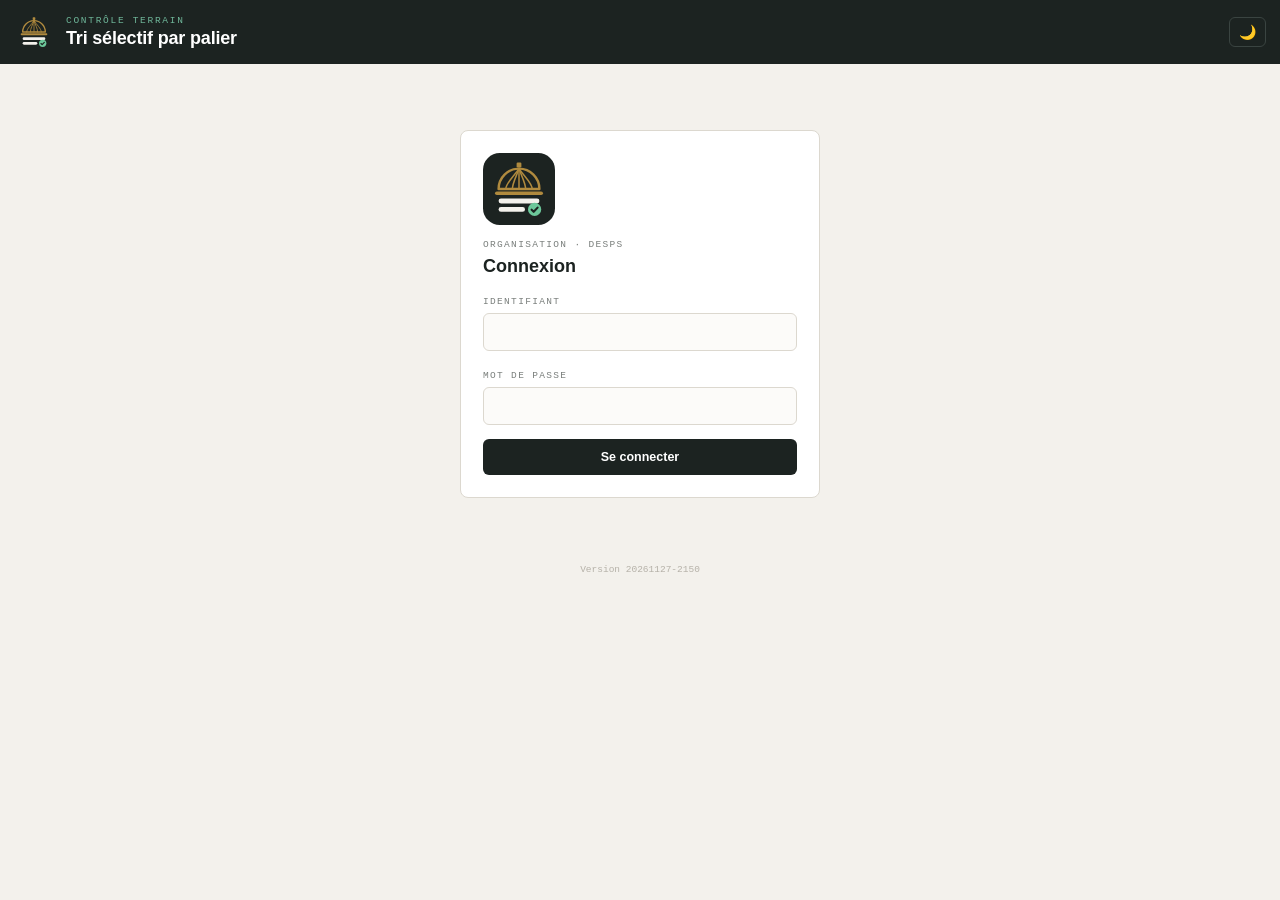
<file: index.html>
<!DOCTYPE html>
<html lang="fr">
<head>
  <meta charset="utf-8">
  <meta name="viewport" content="width=device-width, initial-scale=1, viewport-fit=cover">
  <meta name="theme-color" content="#1C2321">
  <meta name="description" content="Contrôle du tri sélectif par magasin, palier, étage et type de déchet.">
  <title>Contrôle tri sélectif</title>
  <link rel="icon" href="logo.svg?v=20261127-2150" type="image/svg+xml">
  <link rel="icon" href="favicon-32.png?v=20261127-2150" sizes="32x32" type="image/png">
  <link rel="apple-touch-icon" href="icone-180.png?v=20261127-2150">
  <link rel="manifest" href="manifest.webmanifest?v=20261127-2150">
  <meta name="apple-mobile-web-app-title" content="Tri sélectif">
  <!-- Sécurité : le navigateur n'exécute que les fichiers de l'appli et ne contacte que Supabase -->
  <meta http-equiv="Content-Security-Policy" content="default-src 'self'; script-src 'self'; style-src 'self' 'unsafe-inline'; img-src 'self' data: blob:; connect-src 'self' https://*.supabase.co; frame-src 'self'; object-src 'none'; base-uri 'none'; form-action 'none'">
  <meta name="referrer" content="no-referrer">
  <script src="theme.js?v=20261127-2150"></script>
  <link rel="stylesheet" href="style.css?v=20261127-2150">
</head>
<body>
  <header class="topbar">
    <img class="topbar-logo" src="logo-marque.svg?v=20261127-2150" alt="" width="40" height="40">
    <div class="topbar-titles">
      <div class="eyebrow" id="hdr-eyebrow">Contrôle terrain</div>
      <h1 id="hdr-title">Tri sélectif par palier</h1>
    </div>
    <div class="topbar-actions" id="hdr-actions"></div>
  </header>

  <main id="app"></main>

  <div class="modal" id="modal" hidden>
    <div class="modal-box">
      <button class="modal-close" id="modal-close" aria-label="Fermer">×</button>
      <div id="modal-body"></div>
    </div>
  </div>

  <div class="toast" id="toast" hidden></div>
  <div class="foot-links" id="foot-links"></div>
  <div class="app-version">Version 20261127-2150</div>

  <script src="garde.js?v=20261127-2150"></script>
  <script src="config.js?v=20261127-2150"></script>
  <script src="xlsx-writer.js?v=20261127-2150"></script>
  <script src="app.js?v=20261127-2150"></script>
</body>
</html>
</file>
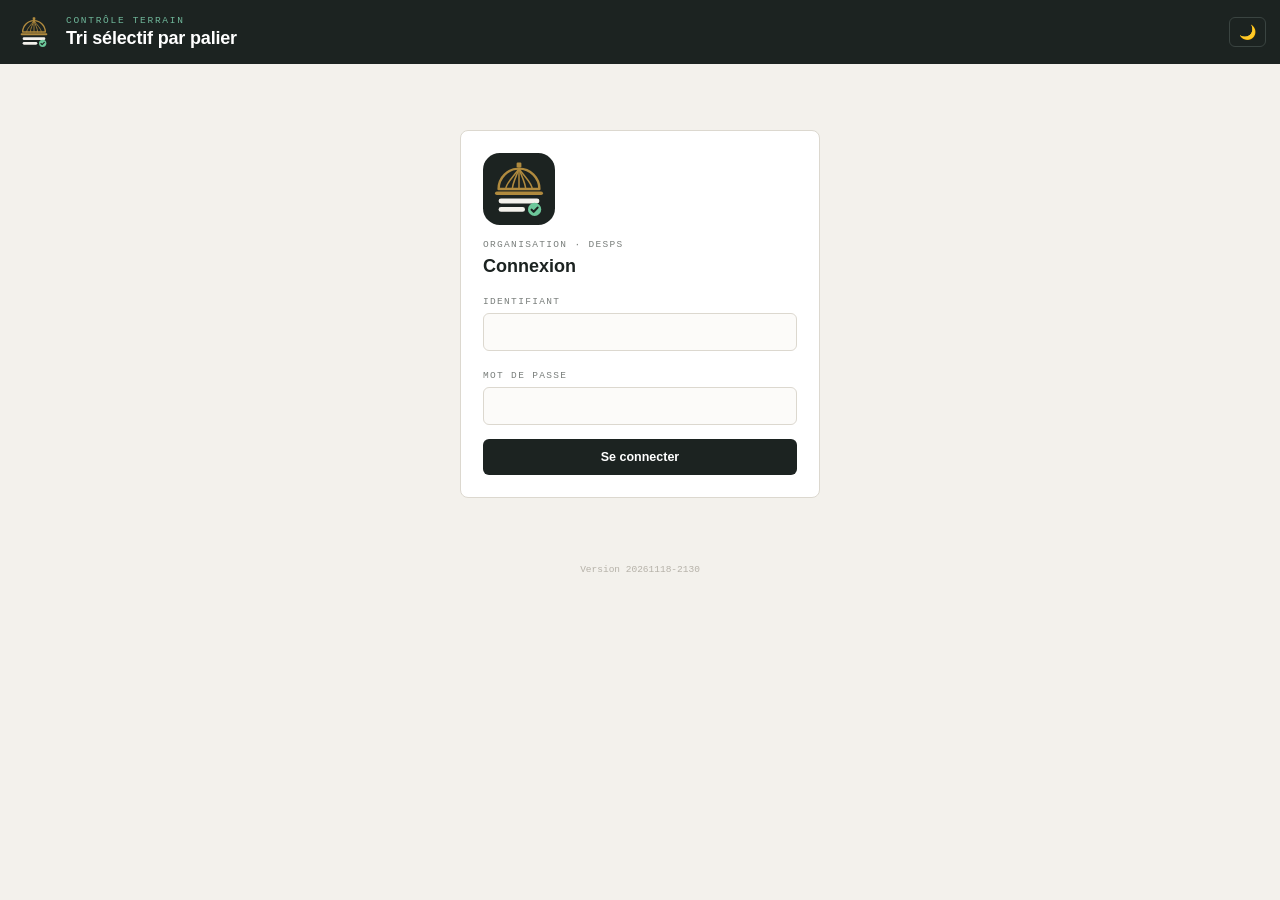
<file: tri-selectif/index.html>
<!DOCTYPE html>
<html lang="fr">
<head>
  <meta charset="utf-8">
  <meta name="viewport" content="width=device-width, initial-scale=1, viewport-fit=cover">
  <meta name="theme-color" content="#1C2321">
  <meta name="description" content="Contrôle du tri sélectif par magasin, palier, étage et type de déchet.">
  <title>Contrôle tri sélectif</title>
  <link rel="icon" href="assets/logo.svg?v=20261118-2130" type="image/svg+xml">
  <link rel="icon" href="assets/favicon-32.png?v=20261118-2130" sizes="32x32" type="image/png">
  <link rel="apple-touch-icon" href="assets/icone-180.png?v=20261118-2130">
  <link rel="manifest" href="manifest.webmanifest?v=20261118-2130">
  <meta name="apple-mobile-web-app-title" content="Tri sélectif">
  <!-- Sécurité : le navigateur n'exécute que les fichiers de l'appli et ne contacte que Supabase -->
  <meta http-equiv="Content-Security-Policy" content="default-src 'self'; script-src 'self'; style-src 'self' 'unsafe-inline'; img-src 'self' data: blob:; connect-src 'self' https://*.supabase.co; frame-src 'self'; object-src 'none'; base-uri 'none'; form-action 'none'">
  <meta name="referrer" content="no-referrer">
  <script src="js/theme.js?v=20261118-2130"></script>
  <link rel="stylesheet" href="css/style.css?v=20261118-2130">
</head>
<body>
  <header class="topbar">
    <img class="topbar-logo" src="assets/logo-marque.svg?v=20261118-2130" alt="" width="40" height="40">
    <div class="topbar-titles">
      <div class="eyebrow" id="hdr-eyebrow">Contrôle terrain</div>
      <h1 id="hdr-title">Tri sélectif par palier</h1>
    </div>
    <div class="topbar-actions" id="hdr-actions"></div>
  </header>

  <main id="app"></main>

  <div class="modal" id="modal" hidden>
    <div class="modal-box">
      <button class="modal-close" id="modal-close" aria-label="Fermer">×</button>
      <div id="modal-body"></div>
    </div>
  </div>

  <div class="toast" id="toast" hidden></div>
  <div class="foot-links" id="foot-links"></div>
  <div class="app-version">Version 20261118-2130</div>

  <script src="js/garde.js?v=20261118-2130"></script>
  <script src="js/config.js?v=20261118-2130"></script>
  <script src="js/xlsx-writer.js?v=20261118-2130"></script>
  <script src="js/app.js?v=20261118-2130"></script>
</body>
</html>
</file>
<file: style.css>
:root {
  --ink: #1C2321;
  --bg: #F3F1EC;
  --card: #FFFFFF;
  --line: #DCD8CF;
  --line-soft: #ECE9E2;
  --muted: #7A7F7C;
  --sel: #F0EDE6;
  --green: #2F6B4F;
  --green-bg: #E5F0E9;
  --red: #B23A35;
  --red-bg: #F8E4E2;
  --amber: #A87A1C;
  --na-bg: #F1ECE2;
  --na: #7C6A4A;
  --accent: #6FB79A;
  --on-ink: #FFFFFF;          /* texte posé sur un fond "encre" */
  --head-bg: #1C2321;         /* barre du haut (sombre dans les deux modes) */
  --field: #FCFBF9;           /* fond des champs de saisie */
  --hover: #FAF8F4;
  --soft: #F6F4F0;
  --faint: #B5B1A8;
  --line-strong: #A9A59C;
  --warn-bg: #FBF4E4;
  --warn-line: #E8D3A0;
  --warn-fg: #7A5A12;
  --bar-amber: #C9A048;
  --cell-g: #EFF6F1;
  --cell-r: #FBEDEB;
  --blue: #2C5A8C;
  --blue-bg: #E4ECF6;
  --stat-n: #6A6A64;
  --shadow: rgba(0, 0, 0, .12);
  color-scheme: light;
  --mono: ui-monospace, "SFMono-Regular", Menlo, Consolas, "Liberation Mono", monospace;
  --sans: -apple-system, BlinkMacSystemFont, "Segoe UI", Roboto, "Helvetica Neue", Arial, sans-serif;
  --radius: 8px;
}

* { box-sizing: border-box; }
html, body { margin: 0; }
body {
  background: var(--bg);
  color: var(--ink);
  font-family: var(--sans);
  font-size: 14px;
  -webkit-font-smoothing: antialiased;
  min-height: 100vh;
}
button, input, select { font: inherit; color: inherit; }
button { cursor: pointer; }
[hidden] { display: none !important; }

/* ---------- Barre du haut ---------- */
.topbar {
  background: var(--head-bg);
  color: #fff;
  display: flex;
  align-items: center;
  justify-content: space-between;
  gap: 12px;
  padding: 12px 14px;
  padding-top: max(12px, env(safe-area-inset-top));
  position: sticky;
  top: 0;
  z-index: 20;
}
.eyebrow {
  font-family: var(--mono);
  font-size: 9.5px;
  letter-spacing: .18em;
  text-transform: uppercase;
  color: var(--accent);
}
.topbar h1 { margin: 2px 0 0; font-size: 18px; font-weight: 600; letter-spacing: -.01em; }
.topbar-actions { display: flex; gap: 8px; align-items: stretch; }
.hbtn {
  background: transparent;
  border: 1px solid #3A4441;
  color: #fff;
  border-radius: 6px;
  padding: 6px 10px;
  font-size: 11.5px;
  font-weight: 600;
  display: inline-flex; align-items: center; gap: 4px;
}
.hbtn:hover { background: #26302D; }
.huser { text-align: right; line-height: 1.25; }
.huser small { display: block; font-size: 10.5px; color: #AEB5B2; font-weight: 400; }

/* ---------- Mise en page ---------- */
main { max-width: 540px; margin: 0 auto; padding: 16px 14px 60px; }
main.wide { max-width: 680px; }

.label {
  font-family: var(--mono);
  font-size: 9.5px;
  letter-spacing: .14em;
  text-transform: uppercase;
  color: var(--muted);
}
.row { display: flex; gap: 8px; flex-wrap: wrap; align-items: center; }
.between { justify-content: space-between; }
.mt { margin-top: 12px; } .mt2 { margin-top: 20px; }

/* ---------- Cartes magasins ---------- */
.stores { display: grid; grid-template-columns: 1fr 1fr; gap: 8px; }
.store {
  text-align: left;
  background: var(--card);
  border: 1px solid var(--line);
  border-radius: var(--radius);
  padding: 14px 10px;
  min-height: 58px;
}
.store b { font-size: 13px; font-weight: 600; display: block; }
.store .meta { font-family: var(--mono); font-size: 10px; color: var(--muted); margin-top: 3px; }
.store.on { background: var(--sel); border-color: var(--ink); }
.store.full .meta { color: var(--green); }

/* ---------- Pastilles (paliers, filtres) ---------- */
.pill {
  background: var(--card);
  border: 1px solid var(--line);
  border-radius: 7px;
  padding: 7px 11px;
  font-size: 12px;
  font-weight: 500;
}
.pill.on { background: var(--sel); border-color: var(--ink); }
.pill.round { border-radius: 999px; }
.pill.dark.on { background: var(--ink); color: var(--on-ink); border-color: var(--ink); }
.pill:disabled { opacity: .45; cursor: default; }

.linkbtn { background: none; border: 0; color: var(--muted); font-size: 11px; padding: 0; }
.linkbtn:hover { color: var(--ink); text-decoration: underline; }

/* ---------- Bande des étages ---------- */
.floors {
  display: flex;
  gap: 5px;
  overflow-x: auto;
  padding-bottom: 8px;
  scroll-snap-type: x proximity;
}
.floor {
  flex: 0 0 60px;
  background: var(--card);
  border: 1px solid var(--line);
  border-radius: 7px;
  padding: 8px 4px;
  text-align: center;
  scroll-snap-align: start;
}
.floor b { display: block; font-family: var(--mono); font-size: 10.5px; font-weight: 700; white-space: nowrap; }
.floor span { font-family: var(--mono); font-size: 9.5px; color: var(--muted); }
.floor.on { background: var(--sel); border-color: var(--ink); }
.floor.done { border-color: var(--green); }
.floor.done span { color: var(--green); font-weight: 700; }
.floor.bad span { color: var(--red); font-weight: 700; }

/* ---------- Carte de contrôle ---------- */
.card {
  background: var(--card);
  border: 1px solid var(--line);
  border-radius: var(--radius);
}
.card-head {
  display: flex; justify-content: space-between; align-items: center;
  padding: 14px 12px;
  border-bottom: 1px solid var(--line-soft);
}
.card-head h2 { margin: 0; font-family: var(--mono); font-size: 14px; font-weight: 700; }
.card-head .count { font-size: 11px; color: var(--muted); }
.item { padding: 14px 12px 12px; border-bottom: 1px solid var(--line-soft); margin: 0 0; }
.item:last-of-type { border-bottom: 0; }
.item-name { font-size: 13px; margin-bottom: 8px; }
.choices { display: flex; gap: 5px; flex-wrap: wrap; }
.choice {
  background: var(--card);
  border: 1px solid var(--line);
  border-radius: 6px;
  padding: 7px 9px;
  font-size: 11.5px;
  display: inline-flex; gap: 5px; align-items: center;
}
.choice i { font-style: normal; color: var(--muted); }
.choice.bien.on { background: var(--green-bg); border-color: var(--green); color: var(--green); font-weight: 600; }
.choice.mal.on  { background: var(--red-bg);   border-color: var(--red);   color: var(--red);   font-weight: 600; }
.choice.na.on   { background: var(--na-bg);    border-color: var(--na);    color: var(--na);    font-weight: 600; }
.choice.on i { color: inherit; }

.mal-extra { margin-top: 9px; display: grid; gap: 7px; }
.mal-extra input[type=text] {
  width: 100%;
  border: 1px solid var(--line);
  border-radius: 6px;
  padding: 8px 9px;
  font-size: 12.5px;
  background: var(--field);
}
.photo-row { display: flex; gap: 8px; align-items: center; }
.photo-row img { width: 46px; height: 46px; object-fit: cover; border-radius: 5px; border: 1px solid var(--line); }
.photo-btn {
  border: 1px dashed var(--line); border-radius: 6px; background: var(--field);
  padding: 7px 10px; font-size: 11.5px; color: var(--muted);
}

.send-wrap { padding: 12px; border-top: 1px solid var(--line-soft); }
.btn-dark {
  width: 100%;
  background: var(--ink); color: var(--on-ink); border: 0; border-radius: 6px;
  padding: 11px; font-size: 12.5px; font-weight: 600;
}
.btn-dark:disabled { opacity: .45; cursor: default; }
.btn {
  background: var(--card); border: 1px solid var(--line); border-radius: 6px;
  padding: 7px 10px; font-size: 11.5px; font-weight: 500;
  display: inline-flex; align-items: center; gap: 5px;
}
.btn:hover, .pill:hover:not(:disabled), .choice:hover, .floor:hover, .store:hover { border-color: var(--line-strong); }

/* ---------- Suivi : filtres ---------- */
.filters select, .filters input[type=date], .filters input[type=search] {
  background: var(--card); border: 1px solid var(--line); border-radius: 6px;
  padding: 7px 9px; font-size: 11.5px; min-width: 0;
}
.filters select { min-width: 86px; }
.filters .dt { display: inline-flex; align-items: center; gap: 4px; font-size: 10px; color: var(--muted); }
.filters input[type=search] { width: 150px; }

.stats { display: flex; gap: 7px; flex-wrap: wrap; }
.stat {
  background: var(--card); border: 1px solid var(--line); border-radius: 7px;
  padding: 9px 11px; min-width: 66px;
}
.stat b { display: block; font-family: var(--mono); font-size: 15px; font-weight: 700; }
.stat span { font-size: 9.5px; color: var(--muted); }
.stat.g b { color: var(--green); } .stat.r b { color: var(--red); }
.stat.n b { color: var(--stat-n); } .stat.a b { color: var(--amber); }

.rec { margin-top: 10px; }
.rec-head {
  display: flex; justify-content: space-between; align-items: center; gap: 8px;
  padding: 11px 11px; border-bottom: 1px solid var(--line-soft);
}
.rec-head b { font-size: 12.5px; font-weight: 500; }
.rec-head small { font-family: var(--mono); font-size: 9.5px; color: var(--muted); white-space: nowrap; }
.rec-line {
  display: flex; justify-content: space-between; align-items: center; gap: 8px;
  padding: 7px 11px; border-bottom: 1px solid var(--line-soft); font-size: 11.5px;
}
.rec-line:last-child { border-bottom: 0; }
.rec-line .cm { color: var(--muted); font-size: 11px; margin-top: 3px; }
.tag {
  font-size: 9.5px; font-weight: 700; padding: 3px 6px; border-radius: 4px; white-space: nowrap;
}
.tag.bien { background: var(--green-bg); color: var(--green); }
.tag.mal  { background: var(--red-bg);   color: var(--red); }
.tag.na   { background: var(--na-bg);    color: var(--na); }
.tag-photo { border: 1px solid var(--line); background: var(--soft); border-radius: 4px; font-size: 9.5px; font-weight: 600; padding: 3px 6px; }

.empty { text-align: center; color: var(--muted); padding: 30px 10px; font-size: 13px; }

/* ---------- Analyse par étage ---------- */
#ana-detail { scroll-margin-top: 80px; }
.detail-head { display: flex; justify-content: space-between; align-items: flex-start; gap: 12px; padding: 14px 12px 12px; }
.detail-head h2 { margin: 3px 0 4px; font-family: var(--mono); font-size: 18px; }
.big-rate { text-align: right; }
.big-rate b { display: block; font-family: var(--mono); font-size: 30px; line-height: 1; }
.big-rate span { font-size: 9.5px; color: var(--muted); }
.big-rate.g b, .rate.g { color: var(--green); }
.big-rate.a b, .rate.a { color: var(--amber); }
.big-rate.r b, .rate.r { color: var(--red); }
.big-rate.none b, .rate.none { color: var(--faint); }
.cats { border-top: 1px solid var(--line-soft); }
.cat { padding: 10px 12px; border-bottom: 1px solid var(--line-soft); }
.cat:last-child { border-bottom: 0; }
.cat-top { display: flex; justify-content: space-between; font-size: 13px; }
.cat-top b { font-family: var(--mono); font-size: 13px; }
.bar { height: 7px; background: var(--red-bg); border-radius: 4px; overflow: hidden; margin: 6px 0 5px; }
.bar span { display: block; height: 100%; border-radius: 4px; }
.bar span.g { background: var(--green); } .bar span.a { background: var(--bar-amber); } .bar span.r { background: var(--red); }
.cat-n { font-size: 10.5px; color: var(--muted); }
.cat-n .g { color: var(--green); } .cat-n .r { color: var(--red); }
.mal-list { border-top: 1px solid var(--line-soft); padding: 10px 12px 6px; }

.matrix-wrap { overflow-x: auto; }
.matrix { border-collapse: collapse; width: 100%; font-size: 11.5px; }
.matrix th, .matrix td { padding: 7px 6px; text-align: center; border-bottom: 1px solid var(--line-soft); }
.matrix thead th { font-size: 9.5px; font-weight: 600; color: var(--muted); vertical-align: bottom; line-height: 1.2; min-width: 58px; }
.matrix tbody th, .matrix tfoot th { text-align: left; font-family: var(--mono); font-size: 10.5px; white-space: nowrap; position: sticky; left: 0; background: var(--card); }
.matrix thead th:first-child { text-align: left; position: sticky; left: 0; background: var(--card); }
.matrix tbody tr { cursor: pointer; }
.matrix tbody tr:hover th, .matrix tbody tr:hover td { background: var(--hover); }
.matrix tr.sel th, .matrix tr.sel td { background: var(--sel) !important; }
.matrix tr.sel th { box-shadow: inset 3px 0 0 var(--ink); }
.matrix tfoot th, .matrix tfoot td { border-top: 1.5px solid var(--line); border-bottom: 0; font-weight: 700; }
.cell { font-family: var(--mono); font-weight: 600; }
.cell.g { color: var(--green); background: var(--cell-g); }
.cell.a { color: var(--amber); background: var(--warn-bg); }
.cell.r { color: var(--red); background: var(--cell-r); }
.cell.none { color: var(--faint); font-weight: 400; }
.cell.tot { border-left: 1.5px solid var(--line); }
.nb { font-family: var(--mono); color: var(--muted); font-size: 10.5px; }
.sw { display: inline-block; width: 9px; height: 9px; border-radius: 2px; margin-right: 4px; vertical-align: -1px; }
.sw.g { background: var(--green); } .sw.a { background: var(--bar-amber); } .sw.r { background: var(--red); }

/* ---------- Tableau de bord ---------- */
.kpis { display: grid; grid-template-columns: repeat(auto-fill, minmax(150px, 1fr)); gap: 8px; }
.kpi { background: var(--card); border: 1px solid var(--line); border-radius: var(--radius); padding: 10px 11px; text-align: left; width: 100%; display: block; }
.kpi:hover { border-color: var(--line-strong); }
.kpi.off { background: transparent; border-style: dashed; }
.kpi.off > *:not(.kpi-check) { opacity: .45; }
.kpi-check { display: block; margin-top: 6px; font-size: 10px; font-weight: 600; color: var(--ink); }
.kpi.off .kpi-check { color: var(--muted); }
.chooser { padding: 4px 12px 2px; display: grid; gap: 8px; }
.chips { display: flex; gap: 6px; flex-wrap: wrap; }
.chip { display: inline-flex; align-items: stretch; border: 1px solid var(--line); border-radius: 7px; overflow: hidden; background: var(--card); }
.chip.on { border-color: var(--ink); }
.chip-main { display: inline-flex; align-items: center; gap: 7px; background: none; border: 0; padding: 6px 10px; font-size: 12px; font-weight: 500; }
.chip:not(.on) .chip-main { color: var(--muted); }
.chip:not(.on) .lkey { opacity: .4; }
.chip .box { width: 14px; height: 14px; border: 1.5px solid var(--line-strong); border-radius: 3px; display: inline-flex; align-items: center; justify-content: center; font-size: 10px; font-weight: 700; line-height: 1; }
.chip.on .box { background: var(--ink); border-color: var(--ink); color: var(--on-ink); }
.chip-solo { border: 0; border-left: 1px solid var(--line-soft); background: var(--soft); font-size: 10px; color: var(--muted); padding: 0 8px; }
.chip-solo:hover { color: var(--ink); background: var(--sel); }
.kpi-name { font-size: 11.5px; font-weight: 600; display: flex; align-items: center; gap: 6px; }
.kpi > b { display: block; font-family: var(--mono); font-size: 24px; margin: 4px 0 2px; }
.kpi-sub { font-size: 10px; color: var(--muted); margin-top: 4px; border-top: 1px solid var(--line-soft); padding-top: 4px; }
.key { display: inline-block; width: 12px; height: 3px; border-radius: 2px; flex: none; }
.delta { font-size: 10.5px; font-weight: 600; }
.kpi > b small { font-size: 11px; color: var(--muted); font-weight: 500; }
.delta.up { color: var(--green); } .delta.down { color: var(--red); } .delta.flat { color: var(--muted); font-weight: 500; }
.legend-row { display: flex; gap: 6px; flex-wrap: wrap; padding: 4px 12px 0; }
.lg { display: inline-flex; align-items: center; gap: 6px; background: none; border: 1px solid var(--line-soft); border-radius: 999px; padding: 4px 10px; font-size: 11.5px; }
.lg.off { opacity: .4; text-decoration: line-through; }
.lkey { display: inline-block; width: 14px; height: 2px; border-radius: 1px; flex: none; }
.chart { position: relative; padding: 4px 4px 8px; }
.chart svg { display: block; touch-action: pan-y; }
.chart .ax { font-family: var(--mono); font-size: 9.5px; fill: var(--muted); }
.chart .ax.faint { fill: var(--faint); }
.chart .dl { font-size: 11px; fill: var(--ink); }
.chart .dlv { font-family: var(--mono); font-weight: 700; }
.tip {
  position: absolute; pointer-events: none; background: var(--card); border: 1px solid var(--line); border-radius: 7px;
  box-shadow: 0 6px 18px rgba(0,0,0,.1); padding: 8px 10px; font-size: 11.5px; min-width: 170px; z-index: 5;
}
.tip-h { font-family: var(--mono); font-size: 10px; color: var(--muted); margin-bottom: 5px; }
.tip-r { display: flex; align-items: center; gap: 7px; padding: 2px 0; }
.tip-r b { font-family: var(--mono); min-width: 34px; }
.tip-r .tn { color: var(--muted); flex: 1; }
.weekly td i { font-style: normal; font-size: 8px; margin-left: 2px; }
.weekly i.up { color: var(--green); } .weekly i.down { color: var(--red); } .weekly i.flat { color: var(--muted); }
.weekly tbody tr { cursor: default; }
.weekly tbody th { display: table-cell; }
.weekly tbody th .key { margin-right: 6px; vertical-align: 2px; }
.weekly tr.all th, .weekly tr.all td { border-top: 1.5px solid var(--line); font-weight: 700; }

/* ---------- Supervision ---------- */
.chip-org {
  display: inline-block; background: var(--green-bg); color: var(--green); border-radius: 5px;
  padding: 4px 7px; font-size: 10px; font-weight: 600;
}
.org-box { background: var(--sel); border: 1px solid var(--line); border-radius: 6px; padding: 7px 10px; font-size: 11.5px; font-weight: 600; }
.month-nav { display: flex; align-items: center; gap: 10px; }
.month-nav strong { min-width: 130px; text-align: center; font-size: 13px; }
.calendar { padding: 12px 8px 10px; }
.cal-grid { display: grid; grid-template-columns: repeat(7, 1fr); gap: 4px; }
.cal-dow { text-align: center; font-family: var(--mono); font-size: 9px; color: var(--blue); padding-bottom: 6px; }
.cal-day {
  aspect-ratio: 1 / 1; border: 1px solid var(--line); border-radius: 6px; background: var(--card);
  display: flex; flex-direction: column; justify-content: space-between; padding: 6px; text-align: left;
}
.cal-day.blank { border: 0; background: none; }
.cal-day.today { border: 1.5px solid var(--ink); }
.cal-day .n { font-family: var(--mono); font-size: 9.5px; font-weight: 700; }
/* Prénoms : cachés, affichés dans une bulle seulement au survol de la souris */
.cal-day { position: relative; }
.whos { display: none; }
@media (hover: hover) {
  .cal-day:hover { z-index: 5; }
  .cal-day:hover .whos {
    display: flex; flex-direction: column; gap: 3px; position: absolute; top: calc(100% + 4px); left: 50%; transform: translateX(-50%);
    background: var(--ink); color: var(--on-ink); border-radius: 6px; padding: 7px 9px; min-width: 120px; max-width: 220px;
    box-shadow: 0 6px 18px rgba(0,0,0,.25); pointer-events: none; white-space: normal;
  }
  .cal-grid > .cal-day:nth-child(7n) .whos, .cal-grid > .cal-day:nth-child(7n-1) .whos { left: auto; right: 0; transform: none; }
  .cal-grid > .cal-day:nth-child(7n+1) .whos { left: 0; transform: none; }
}
.who { font-size: 11px; line-height: 1.35; }
.who i { font-style: normal; font-family: var(--mono); font-size: 9px; opacity: .7; margin-right: 4px; }
.who b { font-weight: 600; }
.dots { display: flex; gap: 5px; justify-content: center; }
.dot { width: 9px; height: 9px; border-radius: 50%; border: 1px solid var(--faint); }
.dot.ok { background: var(--green); border-color: var(--green); }
.dot.ko { background: var(--red); border-color: var(--red); }
.legend { display: flex; gap: 12px; flex-wrap: wrap; font-size: 9.5px; color: var(--muted); padding: 10px 2px 0; align-items: center; }
.legend .dot { width: 8px; height: 8px; display: inline-block; vertical-align: -1px; margin-right: 3px; }
.legend .hint { color: var(--amber); }

/* ---------- Connexion ---------- */
.login { max-width: 360px; margin: 50px auto 0; padding: 22px; }
.login h2 { margin: 6px 0 14px; font-size: 18px; }
.login input {
  width: 100%; border: 1px solid var(--line); border-radius: 6px; padding: 10px; font-size: 14px; margin: 6px 0 14px;
  background: var(--field);
}
.login p { color: var(--muted); font-size: 12px; line-height: 1.5; }

/* ---------- Modale & toast ---------- */
.modal {
  position: fixed; inset: 0; background: rgba(20, 24, 23, .6); z-index: 50;
  display: flex; align-items: center; justify-content: center; padding: 16px;
}
.modal-box { background: var(--card); border-radius: 10px; padding: 16px; max-width: 92vw; max-height: 90vh; overflow: auto; position: relative; }
.modal-box img { max-width: 80vw; max-height: 75vh; display: block; border-radius: 6px; }
.modal-close { position: absolute; top: 4px; right: 8px; border: 0; background: none; font-size: 22px; color: var(--muted); }
.toast {
  position: fixed; left: 50%; bottom: 22px; transform: translateX(-50%);
  background: var(--ink); color: var(--on-ink); padding: 10px 16px; border-radius: 8px; font-size: 13px; z-index: 60;
  box-shadow: 0 6px 20px rgba(0,0,0,.2);
}

@media (min-width: 900px) {
  .floor { flex-basis: 60px; }
}
@media (max-width: 420px) {
  .topbar h1 { font-size: 16px; }
  .cal-day { padding: 4px 3px; }
  .dot { width: 7px; height: 7px; }
}

/* Fiche poubelle + sélection d'une catégorie */
.focus { scroll-margin-top: 80px; border-color: var(--ink); }
.cat { cursor: pointer; }
.cat:hover { background: var(--hover); }
.cat-sel { background: var(--sel); box-shadow: inset 3px 0 0 var(--ink); }

/* Connexion & comptes */
.login-err { background: var(--red-bg); color: var(--red); border-radius: 6px; padding: 8px 10px; font-size: 12.5px; margin: -4px 0 12px; }
.acc th { font-family: var(--sans) !important; font-size: 12px !important; }
.acc td, .acc th { text-align: left !important; }
.acc tbody tr { cursor: default; }
.role-tag { font-size: 10px; font-weight: 700; padding: 3px 7px; border-radius: 4px; background: var(--na-bg); color: var(--na); }
.role-tag.admin { background: var(--ink); color: var(--on-ink); }
.role-tag.superviseur { background: var(--blue-bg); color: var(--blue); }
.linkbtn.danger:hover { color: var(--red); }
.acc-form { padding: 14px 12px; }
.acc-grid { display: grid; grid-template-columns: repeat(auto-fill, minmax(190px, 1fr)); gap: 10px; margin-top: 10px; }
.acc-grid label { display: grid; gap: 4px; font-size: 11px; color: var(--muted); }
.acc-grid input, .acc-grid select { border: 1px solid var(--line); border-radius: 6px; padding: 8px 9px; font-size: 13px; background: var(--field); color: var(--ink); }
.acc-grid input[readonly] { background: var(--sel); }
.hint { font-size: 11px; color: var(--muted); line-height: 1.5; margin: 10px 0 0; }
.steps { margin: 0 0 10px; padding-left: 18px; font-size: 12.5px; line-height: 1.7; }
.steps code, .hint code { font-family: var(--mono); font-size: 11px; background: var(--sel); padding: 1px 4px; border-radius: 3px; }
#acc-code { white-space: pre; overflow-x: auto; width: 100%; font-family: var(--mono); font-size: 11px; border: 1px solid var(--line); border-radius: 6px; padding: 9px; background: var(--soft); resize: vertical; }
.floor em { display: block; font-style: normal; font-family: var(--mono); font-size: 8.5px; color: var(--green); margin-top: 2px; }
.note-item textarea {
  width: 100%; border: 1px solid var(--line); border-radius: 6px; padding: 8px 9px;
  font: inherit; font-size: 12.5px; background: var(--field); resize: vertical; min-height: 44px;
}
.note-item label.item-name { display: block; }
.note-line { background: var(--hover); }
.note-floor { display: grid; grid-template-columns: 92px 1fr; gap: 10px; padding: 9px 12px; border-bottom: 1px solid var(--line-soft); align-items: start; }
.note-floor:last-child { border-bottom: 0; }
.note-floor-name { font-family: var(--mono); font-size: 10.5px; font-weight: 700; padding-top: 1px; }
.note-count { display: inline-block; background: var(--ink); color: var(--on-ink); border-radius: 8px; font-size: 9px; padding: 0 5px; margin-left: 3px; }
.note-floor-list { display: grid; gap: 6px; }
.note-entry { display: flex; justify-content: space-between; gap: 10px; font-size: 12px; }
.note-entry small { font-family: var(--mono); font-size: 9.5px; color: var(--muted); white-space: nowrap; }
.note-none { font-size: 11px; color: var(--faint); }
@media (max-width: 480px) { .note-entry { flex-direction: column; gap: 2px; } }
.note-line { background: none; }
.note-text { text-align: right; max-width: 70%; font-size: 11.5px; color: var(--ink); background: var(--soft); border: 1px solid var(--line-soft); border-radius: 4px; padding: 3px 7px; white-space: pre-wrap; }
.thumb { display: flex; align-items: flex-end; gap: 8px; margin-top: 6px; padding: 0; border: 0; background: none; text-align: left; }
.thumb img { width: 120px; height: 90px; object-fit: cover; border-radius: 6px; border: 1px solid var(--line); display: block; }
.thumb span { font-size: 10px; color: var(--muted); }
.thumb:hover img { border-color: var(--ink); }
.app-version { text-align: center; font-family: var(--mono); font-size: 9.5px; color: var(--faint); padding: 0 0 18px; }
.pending { background: var(--warn-bg); border: 1px solid var(--warn-line); color: var(--warn-fg); border-radius: 6px; padding: 8px 10px; font-size: 12px; margin-bottom: 10px; display: flex; align-items: center; gap: 6px; flex-wrap: wrap; }
.pending .linkbtn { color: var(--warn-fg); text-decoration: underline; margin-left: auto; }

/* Écran de chargement */
.loading { position: fixed; inset: 0; z-index: 80; background: rgba(28, 35, 33, .55); display: flex; align-items: center; justify-content: center; padding: 20px; }
.loading-box { background: var(--card); border-radius: 12px; padding: 22px 24px; width: min(340px, 92vw); text-align: center; display: grid; gap: 10px; justify-items: center; box-shadow: 0 10px 30px rgba(0,0,0,.25); }
.loading-title { font-size: 15px; }
.loading-sub { font-family: var(--mono); font-size: 12px; color: var(--muted); }
.loading-bar { width: 100%; height: 6px; background: var(--line-soft); border-radius: 3px; overflow: hidden; }
.loading-bar span { display: block; height: 100%; background: var(--green); transition: width .25s; }
.loading-box small { font-size: 10.5px; color: var(--muted); }
.spinner { width: 34px; height: 34px; border: 3px solid var(--line-soft); border-top-color: var(--ink); border-radius: 50%; animation: spin .8s linear infinite; }
@keyframes spin { to { transform: rotate(360deg); } }
.foot-links { text-align: center; padding: 0 0 6px; }
.wipe-form { display: grid; gap: 8px; max-width: 340px; }
.wipe-form p { font-size: 12px; color: var(--muted); margin: 0; }
.wipe-form input { border: 1px solid var(--line); border-radius: 6px; padding: 9px; font-size: 14px; }

/* Photos de la zone « Autre » */
.note-photos { display: flex; flex-wrap: wrap; gap: 8px; align-items: center; margin-top: 8px; }
.np { position: relative; }
.np img { width: 64px; height: 64px; object-fit: cover; border-radius: 6px; border: 1px solid var(--line); display: block; cursor: zoom-in; }
.np-del { position: absolute; top: -7px; right: -7px; width: 22px; height: 22px; border-radius: 50%; border: 0; background: var(--ink); color: var(--on-ink); font-size: 14px; line-height: 22px; padding: 0; }
.photo-btn small { color: var(--line-strong); }
.autre-thumbs { display: flex; flex-wrap: wrap; gap: 6px; margin-top: 6px; }
.autre-thumbs .thumb { margin-top: 0; }
.autre-thumbs .thumb img { width: 90px; height: 68px; }
.thumbs { display: flex; flex-wrap: wrap; gap: 6px; margin-top: 6px; }
.thumbs .thumb { margin-top: 0; }
.thumbs .thumb img { width: 100px; height: 75px; }


/* ---------- Mode sombre ---------- */
html[data-theme="dark"] {
  color-scheme: dark;
  --ink: #E8E6E1;
  --on-ink: #121615;
  --bg: #121615;
  --card: #1B2120;
  --line: #343C3A;
  --line-soft: #262D2B;
  --muted: #9AA19E;
  --sel: #26302D;
  --green: #6CC79A;
  --green-bg: #1C3328;
  --red: #EE8A82;
  --red-bg: #3C2422;
  --amber: #E0B25A;
  --na-bg: #2F2A22;
  --na: #CDB894;
  --accent: #7CC3A6;
  --head-bg: #0B0F0E;
  --field: #151A19;
  --hover: #222927;
  --soft: #232A28;
  --faint: #66706C;
  --line-strong: #59625F;
  --warn-bg: #362C14;
  --warn-line: #6B5522;
  --warn-fg: #EBCB80;
  --bar-amber: #C9A048;
  --cell-g: #1D3529;
  --cell-r: #3A2422;
  --blue: #8DB6E6;
  --blue-bg: #1E2C3D;
  --stat-n: #B4B4AD;
  --shadow: rgba(0, 0, 0, .5);
}
html[data-theme="dark"] .thumb img, html[data-theme="dark"] .np img, html[data-theme="dark"] .modal-box img { border-color: var(--line); }
html[data-theme="dark"] .modal { background: rgba(0, 0, 0, .7); }
html[data-theme="dark"] .loading { background: rgba(0, 0, 0, .65); }
.theme-btn { font-size: 14px; padding: 6px 9px; }

/* Logo */
.topbar-logo { flex: none; width: 40px; height: 40px; display: block; }
.topbar-titles { flex: 1; min-width: 0; }
.login-logo { display: block; width: 72px; height: 72px; margin: 0 0 14px; }
@media (max-width: 420px) { .topbar-logo { width: 34px; height: 34px; } }

/* « Marque ajoutée : Oui / Non » sous un mal trié */
.marque-row { display: flex; align-items: center; gap: 6px; flex-wrap: wrap; }
.marque-label { font-size: 12px; font-weight: 600; margin-right: 4px; }
.choice.marque { min-width: 56px; justify-content: center; }
.choice.marque.on.oui { background: var(--green-bg); border-color: var(--green); color: var(--green); font-weight: 600; }
.choice.marque.on.non { background: var(--na-bg); border-color: var(--na); color: var(--na); font-weight: 600; }
.marque-cm b { color: var(--ink); }
.marque-nom { border-color: var(--green) !important; }

/* Bloc « Tableau directeurs de département » (Administrateur) */
.dir-bloc { padding: 12px 14px; }
.dir-bloc .row { align-items: center; gap: 10px; }
.dir-bloc select { max-width: 100%; }

/* Case « Accès GL4 » dans le formulaire des comptes */
.acc-gl4 { display: flex; align-items: flex-end; }
.acc-gl4 span { display: flex; align-items: center; gap: 8px; font-size: 13px; padding: 9px 0; text-transform: none; letter-spacing: 0; }
.acc-gl4 input { width: 18px; height: 18px; margin: 0; }

/* Précision sous le nom de l'étage (ex. « Pilier 711 » pour GL5 Gourmet) */
.floor .floor-sub { display: block; font-family: var(--mono); font-size: 8.5px; color: var(--muted); white-space: nowrap; margin: 1px 0 2px; }

/* Choix de l'organisation dans la supervision (DESPS / Samsic) */
.org-switch { display: flex; gap: 6px; margin-top: 4px; }
.org-switch .org-box { cursor: pointer; background: var(--card); color: var(--muted); font-family: inherit; }
.org-switch .org-box.on { background: var(--sel); color: var(--ink); border-color: var(--ink); }
</file>
<file: tri-selectif/css/style.css>
:root {
  --ink: #1C2321;
  --bg: #F3F1EC;
  --card: #FFFFFF;
  --line: #DCD8CF;
  --line-soft: #ECE9E2;
  --muted: #7A7F7C;
  --sel: #F0EDE6;
  --green: #2F6B4F;
  --green-bg: #E5F0E9;
  --red: #B23A35;
  --red-bg: #F8E4E2;
  --amber: #A87A1C;
  --na-bg: #F1ECE2;
  --na: #7C6A4A;
  --accent: #6FB79A;
  --on-ink: #FFFFFF;          /* texte posé sur un fond "encre" */
  --head-bg: #1C2321;         /* barre du haut (sombre dans les deux modes) */
  --field: #FCFBF9;           /* fond des champs de saisie */
  --hover: #FAF8F4;
  --soft: #F6F4F0;
  --faint: #B5B1A8;
  --line-strong: #A9A59C;
  --warn-bg: #FBF4E4;
  --warn-line: #E8D3A0;
  --warn-fg: #7A5A12;
  --bar-amber: #C9A048;
  --cell-g: #EFF6F1;
  --cell-r: #FBEDEB;
  --blue: #2C5A8C;
  --blue-bg: #E4ECF6;
  --stat-n: #6A6A64;
  --shadow: rgba(0, 0, 0, .12);
  color-scheme: light;
  --mono: ui-monospace, "SFMono-Regular", Menlo, Consolas, "Liberation Mono", monospace;
  --sans: -apple-system, BlinkMacSystemFont, "Segoe UI", Roboto, "Helvetica Neue", Arial, sans-serif;
  --radius: 8px;
}

* { box-sizing: border-box; }
html, body { margin: 0; }
body {
  background: var(--bg);
  color: var(--ink);
  font-family: var(--sans);
  font-size: 14px;
  -webkit-font-smoothing: antialiased;
  min-height: 100vh;
}
button, input, select { font: inherit; color: inherit; }
button { cursor: pointer; }
[hidden] { display: none !important; }

/* ---------- Barre du haut ---------- */
.topbar {
  background: var(--head-bg);
  color: #fff;
  display: flex;
  align-items: center;
  justify-content: space-between;
  gap: 12px;
  padding: 12px 14px;
  padding-top: max(12px, env(safe-area-inset-top));
  position: sticky;
  top: 0;
  z-index: 20;
}
.eyebrow {
  font-family: var(--mono);
  font-size: 9.5px;
  letter-spacing: .18em;
  text-transform: uppercase;
  color: var(--accent);
}
.topbar h1 { margin: 2px 0 0; font-size: 18px; font-weight: 600; letter-spacing: -.01em; }
.topbar-actions { display: flex; gap: 8px; align-items: stretch; }
.hbtn {
  background: transparent;
  border: 1px solid #3A4441;
  color: #fff;
  border-radius: 6px;
  padding: 6px 10px;
  font-size: 11.5px;
  font-weight: 600;
  display: inline-flex; align-items: center; gap: 4px;
}
.hbtn:hover { background: #26302D; }
.huser { text-align: right; line-height: 1.25; }
.huser small { display: block; font-size: 10.5px; color: #AEB5B2; font-weight: 400; }

/* ---------- Mise en page ---------- */
main { max-width: 540px; margin: 0 auto; padding: 16px 14px 60px; }
main.wide { max-width: 680px; }

.label {
  font-family: var(--mono);
  font-size: 9.5px;
  letter-spacing: .14em;
  text-transform: uppercase;
  color: var(--muted);
}
.row { display: flex; gap: 8px; flex-wrap: wrap; align-items: center; }
.between { justify-content: space-between; }
.mt { margin-top: 12px; } .mt2 { margin-top: 20px; }

/* ---------- Cartes magasins ---------- */
.stores { display: grid; grid-template-columns: 1fr 1fr; gap: 8px; }
.store {
  text-align: left;
  background: var(--card);
  border: 1px solid var(--line);
  border-radius: var(--radius);
  padding: 14px 10px;
  min-height: 58px;
}
.store b { font-size: 13px; font-weight: 600; display: block; }
.store .meta { font-family: var(--mono); font-size: 10px; color: var(--muted); margin-top: 3px; }
.store.on { background: var(--sel); border-color: var(--ink); }
.store.full .meta { color: var(--green); }

/* ---------- Pastilles (paliers, filtres) ---------- */
.pill {
  background: var(--card);
  border: 1px solid var(--line);
  border-radius: 7px;
  padding: 7px 11px;
  font-size: 12px;
  font-weight: 500;
}
.pill.on { background: var(--sel); border-color: var(--ink); }
.pill.round { border-radius: 999px; }
.pill.dark.on { background: var(--ink); color: var(--on-ink); border-color: var(--ink); }
.pill:disabled { opacity: .45; cursor: default; }

.linkbtn { background: none; border: 0; color: var(--muted); font-size: 11px; padding: 0; }
.linkbtn:hover { color: var(--ink); text-decoration: underline; }

/* ---------- Bande des étages ---------- */
.floors {
  display: flex;
  gap: 5px;
  overflow-x: auto;
  padding-bottom: 8px;
  scroll-snap-type: x proximity;
}
.floor {
  flex: 0 0 60px;
  background: var(--card);
  border: 1px solid var(--line);
  border-radius: 7px;
  padding: 8px 4px;
  text-align: center;
  scroll-snap-align: start;
}
.floor b { display: block; font-family: var(--mono); font-size: 10.5px; font-weight: 700; white-space: nowrap; }
.floor span { font-family: var(--mono); font-size: 9.5px; color: var(--muted); }
.floor.on { background: var(--sel); border-color: var(--ink); }
.floor.done { border-color: var(--green); }
.floor.done span { color: var(--green); font-weight: 700; }
.floor.bad span { color: var(--red); font-weight: 700; }

/* ---------- Carte de contrôle ---------- */
.card {
  background: var(--card);
  border: 1px solid var(--line);
  border-radius: var(--radius);
}
.card-head {
  display: flex; justify-content: space-between; align-items: center;
  padding: 14px 12px;
  border-bottom: 1px solid var(--line-soft);
}
.card-head h2 { margin: 0; font-family: var(--mono); font-size: 14px; font-weight: 700; }
.card-head .count { font-size: 11px; color: var(--muted); }
.item { padding: 14px 12px 12px; border-bottom: 1px solid var(--line-soft); margin: 0 0; }
.item:last-of-type { border-bottom: 0; }
.item-name { font-size: 13px; margin-bottom: 8px; }
.choices { display: flex; gap: 5px; flex-wrap: wrap; }
.choice {
  background: var(--card);
  border: 1px solid var(--line);
  border-radius: 6px;
  padding: 7px 9px;
  font-size: 11.5px;
  display: inline-flex; gap: 5px; align-items: center;
}
.choice i { font-style: normal; color: var(--muted); }
.choice.bien.on { background: var(--green-bg); border-color: var(--green); color: var(--green); font-weight: 600; }
.choice.mal.on  { background: var(--red-bg);   border-color: var(--red);   color: var(--red);   font-weight: 600; }
.choice.na.on   { background: var(--na-bg);    border-color: var(--na);    color: var(--na);    font-weight: 600; }
.choice.on i { color: inherit; }

.mal-extra { margin-top: 9px; display: grid; gap: 7px; }
.mal-extra input[type=text] {
  width: 100%;
  border: 1px solid var(--line);
  border-radius: 6px;
  padding: 8px 9px;
  font-size: 12.5px;
  background: var(--field);
}
.photo-row { display: flex; gap: 8px; align-items: center; }
.photo-row img { width: 46px; height: 46px; object-fit: cover; border-radius: 5px; border: 1px solid var(--line); }
.photo-btn {
  border: 1px dashed var(--line); border-radius: 6px; background: var(--field);
  padding: 7px 10px; font-size: 11.5px; color: var(--muted);
}

.send-wrap { padding: 12px; border-top: 1px solid var(--line-soft); }
.btn-dark {
  width: 100%;
  background: var(--ink); color: var(--on-ink); border: 0; border-radius: 6px;
  padding: 11px; font-size: 12.5px; font-weight: 600;
}
.btn-dark:disabled { opacity: .45; cursor: default; }
.btn {
  background: var(--card); border: 1px solid var(--line); border-radius: 6px;
  padding: 7px 10px; font-size: 11.5px; font-weight: 500;
  display: inline-flex; align-items: center; gap: 5px;
}
.btn:hover, .pill:hover:not(:disabled), .choice:hover, .floor:hover, .store:hover { border-color: var(--line-strong); }

/* ---------- Suivi : filtres ---------- */
.filters select, .filters input[type=date], .filters input[type=search] {
  background: var(--card); border: 1px solid var(--line); border-radius: 6px;
  padding: 7px 9px; font-size: 11.5px; min-width: 0;
}
.filters select { min-width: 86px; }
.filters .dt { display: inline-flex; align-items: center; gap: 4px; font-size: 10px; color: var(--muted); }
.filters input[type=search] { width: 150px; }

.stats { display: flex; gap: 7px; flex-wrap: wrap; }
.stat {
  background: var(--card); border: 1px solid var(--line); border-radius: 7px;
  padding: 9px 11px; min-width: 66px;
}
.stat b { display: block; font-family: var(--mono); font-size: 15px; font-weight: 700; }
.stat span { font-size: 9.5px; color: var(--muted); }
.stat.g b { color: var(--green); } .stat.r b { color: var(--red); }
.stat.n b { color: var(--stat-n); } .stat.a b { color: var(--amber); }

.rec { margin-top: 10px; }
.rec-head {
  display: flex; justify-content: space-between; align-items: center; gap: 8px;
  padding: 11px 11px; border-bottom: 1px solid var(--line-soft);
}
.rec-head b { font-size: 12.5px; font-weight: 500; }
.rec-head small { font-family: var(--mono); font-size: 9.5px; color: var(--muted); white-space: nowrap; }
.rec-line {
  display: flex; justify-content: space-between; align-items: center; gap: 8px;
  padding: 7px 11px; border-bottom: 1px solid var(--line-soft); font-size: 11.5px;
}
.rec-line:last-child { border-bottom: 0; }
.rec-line .cm { color: var(--muted); font-size: 11px; margin-top: 3px; }
.tag {
  font-size: 9.5px; font-weight: 700; padding: 3px 6px; border-radius: 4px; white-space: nowrap;
}
.tag.bien { background: var(--green-bg); color: var(--green); }
.tag.mal  { background: var(--red-bg);   color: var(--red); }
.tag.na   { background: var(--na-bg);    color: var(--na); }
.tag-photo { border: 1px solid var(--line); background: var(--soft); border-radius: 4px; font-size: 9.5px; font-weight: 600; padding: 3px 6px; }

.empty { text-align: center; color: var(--muted); padding: 30px 10px; font-size: 13px; }

/* ---------- Analyse par étage ---------- */
#ana-detail { scroll-margin-top: 80px; }
.detail-head { display: flex; justify-content: space-between; align-items: flex-start; gap: 12px; padding: 14px 12px 12px; }
.detail-head h2 { margin: 3px 0 4px; font-family: var(--mono); font-size: 18px; }
.big-rate { text-align: right; }
.big-rate b { display: block; font-family: var(--mono); font-size: 30px; line-height: 1; }
.big-rate span { font-size: 9.5px; color: var(--muted); }
.big-rate.g b, .rate.g { color: var(--green); }
.big-rate.a b, .rate.a { color: var(--amber); }
.big-rate.r b, .rate.r { color: var(--red); }
.big-rate.none b, .rate.none { color: var(--faint); }
.cats { border-top: 1px solid var(--line-soft); }
.cat { padding: 10px 12px; border-bottom: 1px solid var(--line-soft); }
.cat:last-child { border-bottom: 0; }
.cat-top { display: flex; justify-content: space-between; font-size: 13px; }
.cat-top b { font-family: var(--mono); font-size: 13px; }
.bar { height: 7px; background: var(--red-bg); border-radius: 4px; overflow: hidden; margin: 6px 0 5px; }
.bar span { display: block; height: 100%; border-radius: 4px; }
.bar span.g { background: var(--green); } .bar span.a { background: var(--bar-amber); } .bar span.r { background: var(--red); }
.cat-n { font-size: 10.5px; color: var(--muted); }
.cat-n .g { color: var(--green); } .cat-n .r { color: var(--red); }
.mal-list { border-top: 1px solid var(--line-soft); padding: 10px 12px 6px; }

.matrix-wrap { overflow-x: auto; }
.matrix { border-collapse: collapse; width: 100%; font-size: 11.5px; }
.matrix th, .matrix td { padding: 7px 6px; text-align: center; border-bottom: 1px solid var(--line-soft); }
.matrix thead th { font-size: 9.5px; font-weight: 600; color: var(--muted); vertical-align: bottom; line-height: 1.2; min-width: 58px; }
.matrix tbody th, .matrix tfoot th { text-align: left; font-family: var(--mono); font-size: 10.5px; white-space: nowrap; position: sticky; left: 0; background: var(--card); }
.matrix thead th:first-child { text-align: left; position: sticky; left: 0; background: var(--card); }
.matrix tbody tr { cursor: pointer; }
.matrix tbody tr:hover th, .matrix tbody tr:hover td { background: var(--hover); }
.matrix tr.sel th, .matrix tr.sel td { background: var(--sel) !important; }
.matrix tr.sel th { box-shadow: inset 3px 0 0 var(--ink); }
.matrix tfoot th, .matrix tfoot td { border-top: 1.5px solid var(--line); border-bottom: 0; font-weight: 700; }
.cell { font-family: var(--mono); font-weight: 600; }
.cell.g { color: var(--green); background: var(--cell-g); }
.cell.a { color: var(--amber); background: var(--warn-bg); }
.cell.r { color: var(--red); background: var(--cell-r); }
.cell.none { color: var(--faint); font-weight: 400; }
.cell.tot { border-left: 1.5px solid var(--line); }
.nb { font-family: var(--mono); color: var(--muted); font-size: 10.5px; }
.sw { display: inline-block; width: 9px; height: 9px; border-radius: 2px; margin-right: 4px; vertical-align: -1px; }
.sw.g { background: var(--green); } .sw.a { background: var(--bar-amber); } .sw.r { background: var(--red); }

/* ---------- Tableau de bord ---------- */
.kpis { display: grid; grid-template-columns: repeat(auto-fill, minmax(150px, 1fr)); gap: 8px; }
.kpi { background: var(--card); border: 1px solid var(--line); border-radius: var(--radius); padding: 10px 11px; text-align: left; width: 100%; display: block; }
.kpi:hover { border-color: var(--line-strong); }
.kpi.off { background: transparent; border-style: dashed; }
.kpi.off > *:not(.kpi-check) { opacity: .45; }
.kpi-check { display: block; margin-top: 6px; font-size: 10px; font-weight: 600; color: var(--ink); }
.kpi.off .kpi-check { color: var(--muted); }
.chooser { padding: 4px 12px 2px; display: grid; gap: 8px; }
.chips { display: flex; gap: 6px; flex-wrap: wrap; }
.chip { display: inline-flex; align-items: stretch; border: 1px solid var(--line); border-radius: 7px; overflow: hidden; background: var(--card); }
.chip.on { border-color: var(--ink); }
.chip-main { display: inline-flex; align-items: center; gap: 7px; background: none; border: 0; padding: 6px 10px; font-size: 12px; font-weight: 500; }
.chip:not(.on) .chip-main { color: var(--muted); }
.chip:not(.on) .lkey { opacity: .4; }
.chip .box { width: 14px; height: 14px; border: 1.5px solid var(--line-strong); border-radius: 3px; display: inline-flex; align-items: center; justify-content: center; font-size: 10px; font-weight: 700; line-height: 1; }
.chip.on .box { background: var(--ink); border-color: var(--ink); color: var(--on-ink); }
.chip-solo { border: 0; border-left: 1px solid var(--line-soft); background: var(--soft); font-size: 10px; color: var(--muted); padding: 0 8px; }
.chip-solo:hover { color: var(--ink); background: var(--sel); }
.kpi-name { font-size: 11.5px; font-weight: 600; display: flex; align-items: center; gap: 6px; }
.kpi > b { display: block; font-family: var(--mono); font-size: 24px; margin: 4px 0 2px; }
.kpi-sub { font-size: 10px; color: var(--muted); margin-top: 4px; border-top: 1px solid var(--line-soft); padding-top: 4px; }
.key { display: inline-block; width: 12px; height: 3px; border-radius: 2px; flex: none; }
.delta { font-size: 10.5px; font-weight: 600; }
.kpi > b small { font-size: 11px; color: var(--muted); font-weight: 500; }
.delta.up { color: var(--green); } .delta.down { color: var(--red); } .delta.flat { color: var(--muted); font-weight: 500; }
.legend-row { display: flex; gap: 6px; flex-wrap: wrap; padding: 4px 12px 0; }
.lg { display: inline-flex; align-items: center; gap: 6px; background: none; border: 1px solid var(--line-soft); border-radius: 999px; padding: 4px 10px; font-size: 11.5px; }
.lg.off { opacity: .4; text-decoration: line-through; }
.lkey { display: inline-block; width: 14px; height: 2px; border-radius: 1px; flex: none; }
.chart { position: relative; padding: 4px 4px 8px; }
.chart svg { display: block; touch-action: pan-y; }
.chart .ax { font-family: var(--mono); font-size: 9.5px; fill: var(--muted); }
.chart .ax.faint { fill: var(--faint); }
.chart .dl { font-size: 11px; fill: var(--ink); }
.chart .dlv { font-family: var(--mono); font-weight: 700; }
.tip {
  position: absolute; pointer-events: none; background: var(--card); border: 1px solid var(--line); border-radius: 7px;
  box-shadow: 0 6px 18px rgba(0,0,0,.1); padding: 8px 10px; font-size: 11.5px; min-width: 170px; z-index: 5;
}
.tip-h { font-family: var(--mono); font-size: 10px; color: var(--muted); margin-bottom: 5px; }
.tip-r { display: flex; align-items: center; gap: 7px; padding: 2px 0; }
.tip-r b { font-family: var(--mono); min-width: 34px; }
.tip-r .tn { color: var(--muted); flex: 1; }
.weekly td i { font-style: normal; font-size: 8px; margin-left: 2px; }
.weekly i.up { color: var(--green); } .weekly i.down { color: var(--red); } .weekly i.flat { color: var(--muted); }
.weekly tbody tr { cursor: default; }
.weekly tbody th { display: table-cell; }
.weekly tbody th .key { margin-right: 6px; vertical-align: 2px; }
.weekly tr.all th, .weekly tr.all td { border-top: 1.5px solid var(--line); font-weight: 700; }

/* ---------- Supervision ---------- */
.chip-org {
  display: inline-block; background: var(--green-bg); color: var(--green); border-radius: 5px;
  padding: 4px 7px; font-size: 10px; font-weight: 600;
}
.org-box { background: var(--sel); border: 1px solid var(--line); border-radius: 6px; padding: 7px 10px; font-size: 11.5px; font-weight: 600; }
.month-nav { display: flex; align-items: center; gap: 10px; }
.month-nav strong { min-width: 130px; text-align: center; font-size: 13px; }
.calendar { padding: 12px 8px 10px; }
.cal-grid { display: grid; grid-template-columns: repeat(7, 1fr); gap: 4px; }
.cal-dow { text-align: center; font-family: var(--mono); font-size: 9px; color: var(--blue); padding-bottom: 6px; }
.cal-day {
  aspect-ratio: 1 / 1; border: 1px solid var(--line); border-radius: 6px; background: var(--card);
  display: flex; flex-direction: column; justify-content: space-between; padding: 6px; text-align: left;
}
.cal-day.blank { border: 0; background: none; }
.cal-day.today { border: 1.5px solid var(--ink); }
.cal-day .n { font-family: var(--mono); font-size: 9.5px; font-weight: 700; }
/* Prénoms : cachés, affichés dans une bulle seulement au survol de la souris */
.cal-day { position: relative; }
.whos { display: none; }
@media (hover: hover) {
  .cal-day:hover { z-index: 5; }
  .cal-day:hover .whos {
    display: flex; flex-direction: column; gap: 3px; position: absolute; top: calc(100% + 4px); left: 50%; transform: translateX(-50%);
    background: var(--ink); color: var(--on-ink); border-radius: 6px; padding: 7px 9px; min-width: 120px; max-width: 220px;
    box-shadow: 0 6px 18px rgba(0,0,0,.25); pointer-events: none; white-space: normal;
  }
  .cal-grid > .cal-day:nth-child(7n) .whos, .cal-grid > .cal-day:nth-child(7n-1) .whos { left: auto; right: 0; transform: none; }
  .cal-grid > .cal-day:nth-child(7n+1) .whos { left: 0; transform: none; }
}
.who { font-size: 11px; line-height: 1.35; }
.who i { font-style: normal; font-family: var(--mono); font-size: 9px; opacity: .7; margin-right: 4px; }
.who b { font-weight: 600; }
.dots { display: flex; gap: 5px; justify-content: center; }
.dot { width: 9px; height: 9px; border-radius: 50%; border: 1px solid var(--faint); }
.dot.ok { background: var(--green); border-color: var(--green); }
.dot.ko { background: var(--red); border-color: var(--red); }
.legend { display: flex; gap: 12px; flex-wrap: wrap; font-size: 9.5px; color: var(--muted); padding: 10px 2px 0; align-items: center; }
.legend .dot { width: 8px; height: 8px; display: inline-block; vertical-align: -1px; margin-right: 3px; }
.legend .hint { color: var(--amber); }

/* ---------- Connexion ---------- */
.login { max-width: 360px; margin: 50px auto 0; padding: 22px; }
.login h2 { margin: 6px 0 14px; font-size: 18px; }
.login input {
  width: 100%; border: 1px solid var(--line); border-radius: 6px; padding: 10px; font-size: 14px; margin: 6px 0 14px;
  background: var(--field);
}
.login p { color: var(--muted); font-size: 12px; line-height: 1.5; }

/* ---------- Modale & toast ---------- */
.modal {
  position: fixed; inset: 0; background: rgba(20, 24, 23, .6); z-index: 50;
  display: flex; align-items: center; justify-content: center; padding: 16px;
}
.modal-box { background: var(--card); border-radius: 10px; padding: 16px; max-width: 92vw; max-height: 90vh; overflow: auto; position: relative; }
.modal-box img { max-width: 80vw; max-height: 75vh; display: block; border-radius: 6px; }
.modal-close { position: absolute; top: 4px; right: 8px; border: 0; background: none; font-size: 22px; color: var(--muted); }
.toast {
  position: fixed; left: 50%; bottom: 22px; transform: translateX(-50%);
  background: var(--ink); color: var(--on-ink); padding: 10px 16px; border-radius: 8px; font-size: 13px; z-index: 60;
  box-shadow: 0 6px 20px rgba(0,0,0,.2);
}

@media (min-width: 900px) {
  .floor { flex-basis: 60px; }
}
@media (max-width: 420px) {
  .topbar h1 { font-size: 16px; }
  .cal-day { padding: 4px 3px; }
  .dot { width: 7px; height: 7px; }
}

/* Fiche poubelle + sélection d'une catégorie */
.focus { scroll-margin-top: 80px; border-color: var(--ink); }
.cat { cursor: pointer; }
.cat:hover { background: var(--hover); }
.cat-sel { background: var(--sel); box-shadow: inset 3px 0 0 var(--ink); }

/* Connexion & comptes */
.login-err { background: var(--red-bg); color: var(--red); border-radius: 6px; padding: 8px 10px; font-size: 12.5px; margin: -4px 0 12px; }
.acc th { font-family: var(--sans) !important; font-size: 12px !important; }
.acc td, .acc th { text-align: left !important; }
.acc tbody tr { cursor: default; }
.role-tag { font-size: 10px; font-weight: 700; padding: 3px 7px; border-radius: 4px; background: var(--na-bg); color: var(--na); }
.role-tag.admin { background: var(--ink); color: var(--on-ink); }
.role-tag.superviseur { background: var(--blue-bg); color: var(--blue); }
.linkbtn.danger:hover { color: var(--red); }
.acc-form { padding: 14px 12px; }
.acc-grid { display: grid; grid-template-columns: repeat(auto-fill, minmax(190px, 1fr)); gap: 10px; margin-top: 10px; }
.acc-grid label { display: grid; gap: 4px; font-size: 11px; color: var(--muted); }
.acc-grid input, .acc-grid select { border: 1px solid var(--line); border-radius: 6px; padding: 8px 9px; font-size: 13px; background: var(--field); color: var(--ink); }
.acc-grid input[readonly] { background: var(--sel); }
.hint { font-size: 11px; color: var(--muted); line-height: 1.5; margin: 10px 0 0; }
.steps { margin: 0 0 10px; padding-left: 18px; font-size: 12.5px; line-height: 1.7; }
.steps code, .hint code { font-family: var(--mono); font-size: 11px; background: var(--sel); padding: 1px 4px; border-radius: 3px; }
#acc-code { white-space: pre; overflow-x: auto; width: 100%; font-family: var(--mono); font-size: 11px; border: 1px solid var(--line); border-radius: 6px; padding: 9px; background: var(--soft); resize: vertical; }
.floor em { display: block; font-style: normal; font-family: var(--mono); font-size: 8.5px; color: var(--green); margin-top: 2px; }
.note-item textarea {
  width: 100%; border: 1px solid var(--line); border-radius: 6px; padding: 8px 9px;
  font: inherit; font-size: 12.5px; background: var(--field); resize: vertical; min-height: 44px;
}
.note-item label.item-name { display: block; }
.note-line { background: var(--hover); }
.note-floor { display: grid; grid-template-columns: 92px 1fr; gap: 10px; padding: 9px 12px; border-bottom: 1px solid var(--line-soft); align-items: start; }
.note-floor:last-child { border-bottom: 0; }
.note-floor-name { font-family: var(--mono); font-size: 10.5px; font-weight: 700; padding-top: 1px; }
.note-count { display: inline-block; background: var(--ink); color: var(--on-ink); border-radius: 8px; font-size: 9px; padding: 0 5px; margin-left: 3px; }
.note-floor-list { display: grid; gap: 6px; }
.note-entry { display: flex; justify-content: space-between; gap: 10px; font-size: 12px; }
.note-entry small { font-family: var(--mono); font-size: 9.5px; color: var(--muted); white-space: nowrap; }
.note-none { font-size: 11px; color: var(--faint); }
@media (max-width: 480px) { .note-entry { flex-direction: column; gap: 2px; } }
.note-line { background: none; }
.note-text { text-align: right; max-width: 70%; font-size: 11.5px; color: var(--ink); background: var(--soft); border: 1px solid var(--line-soft); border-radius: 4px; padding: 3px 7px; white-space: pre-wrap; }
.thumb { display: flex; align-items: flex-end; gap: 8px; margin-top: 6px; padding: 0; border: 0; background: none; text-align: left; }
.thumb img { width: 120px; height: 90px; object-fit: cover; border-radius: 6px; border: 1px solid var(--line); display: block; }
.thumb span { font-size: 10px; color: var(--muted); }
.thumb:hover img { border-color: var(--ink); }
.app-version { text-align: center; font-family: var(--mono); font-size: 9.5px; color: var(--faint); padding: 0 0 18px; }
.pending { background: var(--warn-bg); border: 1px solid var(--warn-line); color: var(--warn-fg); border-radius: 6px; padding: 8px 10px; font-size: 12px; margin-bottom: 10px; display: flex; align-items: center; gap: 6px; flex-wrap: wrap; }
.pending .linkbtn { color: var(--warn-fg); text-decoration: underline; margin-left: auto; }

/* Écran de chargement */
.loading { position: fixed; inset: 0; z-index: 80; background: rgba(28, 35, 33, .55); display: flex; align-items: center; justify-content: center; padding: 20px; }
.loading-box { background: var(--card); border-radius: 12px; padding: 22px 24px; width: min(340px, 92vw); text-align: center; display: grid; gap: 10px; justify-items: center; box-shadow: 0 10px 30px rgba(0,0,0,.25); }
.loading-title { font-size: 15px; }
.loading-sub { font-family: var(--mono); font-size: 12px; color: var(--muted); }
.loading-bar { width: 100%; height: 6px; background: var(--line-soft); border-radius: 3px; overflow: hidden; }
.loading-bar span { display: block; height: 100%; background: var(--green); transition: width .25s; }
.loading-box small { font-size: 10.5px; color: var(--muted); }
.spinner { width: 34px; height: 34px; border: 3px solid var(--line-soft); border-top-color: var(--ink); border-radius: 50%; animation: spin .8s linear infinite; }
@keyframes spin { to { transform: rotate(360deg); } }
.foot-links { text-align: center; padding: 0 0 6px; }
.wipe-form { display: grid; gap: 8px; max-width: 340px; }
.wipe-form p { font-size: 12px; color: var(--muted); margin: 0; }
.wipe-form input { border: 1px solid var(--line); border-radius: 6px; padding: 9px; font-size: 14px; }

/* Photos de la zone « Autre » */
.note-photos { display: flex; flex-wrap: wrap; gap: 8px; align-items: center; margin-top: 8px; }
.np { position: relative; }
.np img { width: 64px; height: 64px; object-fit: cover; border-radius: 6px; border: 1px solid var(--line); display: block; cursor: zoom-in; }
.np-del { position: absolute; top: -7px; right: -7px; width: 22px; height: 22px; border-radius: 50%; border: 0; background: var(--ink); color: var(--on-ink); font-size: 14px; line-height: 22px; padding: 0; }
.photo-btn small { color: var(--line-strong); }
.autre-thumbs { display: flex; flex-wrap: wrap; gap: 6px; margin-top: 6px; }
.autre-thumbs .thumb { margin-top: 0; }
.autre-thumbs .thumb img { width: 90px; height: 68px; }
.thumbs { display: flex; flex-wrap: wrap; gap: 6px; margin-top: 6px; }
.thumbs .thumb { margin-top: 0; }
.thumbs .thumb img { width: 100px; height: 75px; }


/* ---------- Mode sombre ---------- */
html[data-theme="dark"] {
  color-scheme: dark;
  --ink: #E8E6E1;
  --on-ink: #121615;
  --bg: #121615;
  --card: #1B2120;
  --line: #343C3A;
  --line-soft: #262D2B;
  --muted: #9AA19E;
  --sel: #26302D;
  --green: #6CC79A;
  --green-bg: #1C3328;
  --red: #EE8A82;
  --red-bg: #3C2422;
  --amber: #E0B25A;
  --na-bg: #2F2A22;
  --na: #CDB894;
  --accent: #7CC3A6;
  --head-bg: #0B0F0E;
  --field: #151A19;
  --hover: #222927;
  --soft: #232A28;
  --faint: #66706C;
  --line-strong: #59625F;
  --warn-bg: #362C14;
  --warn-line: #6B5522;
  --warn-fg: #EBCB80;
  --bar-amber: #C9A048;
  --cell-g: #1D3529;
  --cell-r: #3A2422;
  --blue: #8DB6E6;
  --blue-bg: #1E2C3D;
  --stat-n: #B4B4AD;
  --shadow: rgba(0, 0, 0, .5);
}
html[data-theme="dark"] .thumb img, html[data-theme="dark"] .np img, html[data-theme="dark"] .modal-box img { border-color: var(--line); }
html[data-theme="dark"] .modal { background: rgba(0, 0, 0, .7); }
html[data-theme="dark"] .loading { background: rgba(0, 0, 0, .65); }
.theme-btn { font-size: 14px; padding: 6px 9px; }

/* Logo */
.topbar-logo { flex: none; width: 40px; height: 40px; display: block; }
.topbar-titles { flex: 1; min-width: 0; }
.login-logo { display: block; width: 72px; height: 72px; margin: 0 0 14px; }
@media (max-width: 420px) { .topbar-logo { width: 34px; height: 34px; } }

/* « Marque ajoutée : Oui / Non » sous un mal trié */
.marque-row { display: flex; align-items: center; gap: 6px; flex-wrap: wrap; }
.marque-label { font-size: 12px; font-weight: 600; margin-right: 4px; }
.choice.marque { min-width: 56px; justify-content: center; }
.choice.marque.on.oui { background: var(--green-bg); border-color: var(--green); color: var(--green); font-weight: 600; }
.choice.marque.on.non { background: var(--na-bg); border-color: var(--na); color: var(--na); font-weight: 600; }
.marque-cm b { color: var(--ink); }
.marque-nom { border-color: var(--green) !important; }
</file>
